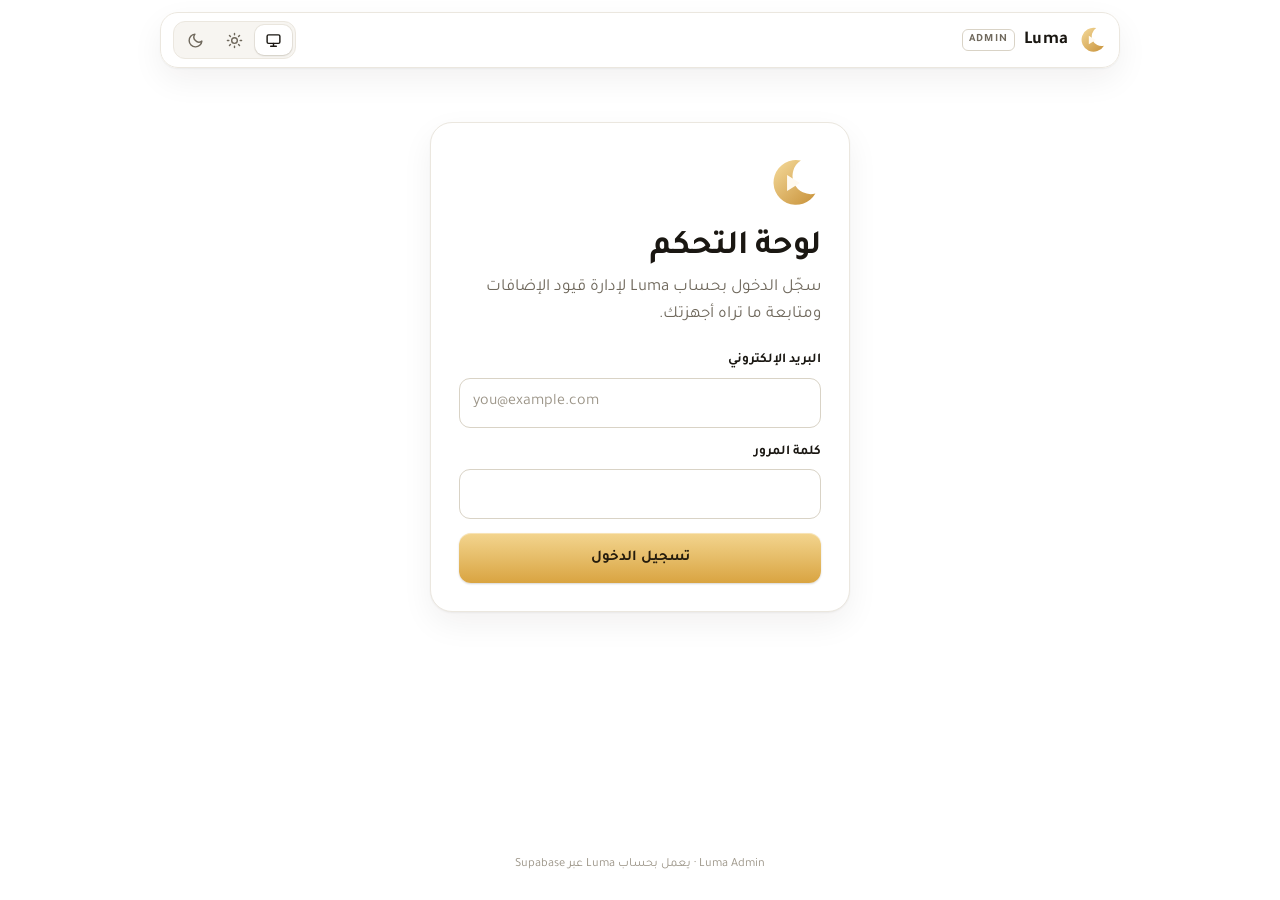
<file: luma-admin/index.html>
<!doctype html>
<html lang="ar" dir="rtl">
<head>
<meta charset="utf-8">
<meta name="viewport" content="width=device-width,initial-scale=1,viewport-fit=cover">
<meta name="color-scheme" content="light dark">
<meta name="theme-color" content="#ffffff" id="meta-theme-color">
<title>Luma · لوحة التحكم</title>
<link rel="stylesheet" href="./styles.css">
<meta http-equiv="Content-Security-Policy" content="default-src 'none'; script-src 'self'; style-src 'self'; img-src 'self' data:; font-src 'self'; connect-src https://hcjbnmheonbfllkdhrph.supabase.co; base-uri 'none'; form-action 'none'">
<meta name="referrer" content="no-referrer">
<script src="./theme.js"></script>
<script src="./vendor/supabase.min.js" defer></script>
<script src="./app.js" defer></script>
</head>
<body>
<header class="topbar">
  <div class="bar">
    <a class="brand" href="./" aria-label="Luma Admin">
      <svg class="mark" viewBox="0 0 32 32" width="30" height="30" aria-hidden="true">
        <defs><linearGradient id="lg" x1="4" y1="3" x2="28" y2="29" gradientUnits="userSpaceOnUse"><stop offset="0" stop-color="#f6dc9d"/><stop offset="1" stop-color="#c8923a"/></linearGradient></defs>
        <path d="M20.5 3.2A12.8 12.8 0 1 0 28.8 22 10.4 10.4 0 0 1 20.5 3.2z" fill="url(#lg)"/>
        <path d="M12.6 11.4v9.2l7.4-4.6z" fill="#fffaf0"/>
      </svg>
      <b>Luma</b><span class="tag">Admin</span>
    </a>
    <span class="spacer"></span>
    <div class="seg" role="radiogroup" aria-label="المظهر" id="theme-seg">
      <button type="button" role="radio" aria-checked="true" data-theme-choice="system" title="تلقائي (حسب النظام)" aria-label="تلقائي حسب النظام">
        <svg viewBox="0 0 24 24" width="17" height="17" fill="none" stroke="currentColor" stroke-width="2" stroke-linecap="round" stroke-linejoin="round" aria-hidden="true"><rect x="3" y="4" width="18" height="12" rx="2"/><path d="M8 20h8M12 16v4"/></svg>
      </button>
      <button type="button" role="radio" aria-checked="false" data-theme-choice="light" title="نهاري" aria-label="الوضع النهاري">
        <svg viewBox="0 0 24 24" width="17" height="17" fill="none" stroke="currentColor" stroke-width="2" stroke-linecap="round" stroke-linejoin="round" aria-hidden="true"><circle cx="12" cy="12" r="4"/><path d="M12 2v2M12 20v2M4.9 4.9l1.4 1.4M17.7 17.7l1.4 1.4M2 12h2M20 12h2M4.9 19.1l1.4-1.4M17.7 6.3l1.4-1.4"/></svg>
      </button>
      <button type="button" role="radio" aria-checked="false" data-theme-choice="dark" title="ليلي" aria-label="الوضع الليلي">
        <svg viewBox="0 0 24 24" width="17" height="17" fill="none" stroke="currentColor" stroke-width="2" stroke-linecap="round" stroke-linejoin="round" aria-hidden="true"><path d="M21 12.8A9 9 0 1 1 11.2 3a7 7 0 0 0 9.8 9.8z"/></svg>
      </button>
    </div>
    <button class="link hidden" id="b-logout" type="button">خروج</button>
  </div>
</header>

<main>
  <section id="v-login" class="hidden">
    <div class="login">
      <svg class="mark big" viewBox="0 0 32 32" width="56" height="56" aria-hidden="true">
        <path d="M20.5 3.2A12.8 12.8 0 1 0 28.8 22 10.4 10.4 0 0 1 20.5 3.2z" fill="url(#lg)"/>
        <path d="M12.6 11.4v9.2l7.4-4.6z" fill="#fffaf0"/>
      </svg>
      <h1>لوحة التحكم</h1>
      <p class="lede">سجّل الدخول بحساب Luma لإدارة قيود الإضافات ومتابعة ما تراه أجهزتك.</p>
      <div class="field">
        <label for="li-email">البريد الإلكتروني</label>
        <input id="li-email" type="email" autocomplete="email" placeholder="you@example.com">
      </div>
      <div class="field">
        <label for="li-pass">كلمة المرور</label>
        <input id="li-pass" type="password" autocomplete="current-password">
      </div>
      <button class="btn block" id="b-login" type="button">تسجيل الدخول</button>
      <div id="login-err" class="banner err hidden" role="alert"></div>
    </div>
  </section>

  <section id="v-dash" class="hidden">
    <div class="page-head">
      <div class="titles">
        <h1>لوحة التحكم</h1>
        <p id="dash-user" class="who"></p>
      </div>
      <div class="actions">
        <div class="stepper">
          <button type="button" id="b-prof-dec" aria-label="الملف السابق">−</button>
          <label for="profile-id">الملف الشخصي</label>
          <input id="profile-id" type="number" min="1" value="1" inputmode="numeric">
          <button type="button" id="b-prof-inc" aria-label="الملف التالي">+</button>
        </div>
        <button class="btn sec" id="b-refresh" type="button">
          <svg viewBox="0 0 24 24" width="16" height="16" fill="none" stroke="currentColor" stroke-width="2" stroke-linecap="round" stroke-linejoin="round" aria-hidden="true"><path d="M21 12a9 9 0 1 1-2.6-6.4"/><path d="M21 4v5h-5"/></svg>
          تحديث
        </button>
      </div>
    </div>

    <div class="statusbar" role="group" aria-label="ملخص الحساب">
      <div class="stat">
        <span class="stat-label">الملف</span>
        <strong id="stat-profile">1</strong>
      </div>
      <div class="stat">
        <span class="stat-label">الإضافات</span>
        <strong id="stat-addons">—</strong>
      </div>
      <div class="stat">
        <span class="stat-label">القيود</span>
        <strong id="stat-locks">—</strong>
        <span class="pill hidden" id="locks-state"></span>
      </div>
      <div class="stat">
        <span class="stat-label">قيود جلسة أخرى</span>
        <strong id="stat-foreign">—</strong>
        <span class="pill hidden" id="foreign-state"></span>
      </div>
    </div>
    <p class="updated" id="dash-updated"></p>

    <div id="dash-msg" class="banner note hidden" role="status"></div>
    <div id="dash-err" class="banner err hidden" role="alert"></div>

    <section class="block">
      <div class="block-head">
        <h2>القيود <span class="count" id="locks-count"></span></h2>
        <button class="btn danger sm" id="b-clear-locks" type="button">مسح كل القيود</button>
      </div>
      <p class="desc">القيود هي ما يخفي إضافاتك الخاصة عن بقية الأجهزة. صفوف <span class="mono">addon_access_rules</span> لهذا الحساب.</p>
      <div id="locks-list" class="rows" aria-live="polite">
        <div class="row sk"><span class="sk-dot"></span><span class="sk-line"></span></div>
        <div class="row sk"><span class="sk-dot"></span><span class="sk-line short"></span></div>
      </div>
    </section>

    <section class="block">
      <div class="block-head">
        <h2>الإضافات <span class="count" id="addons-count"></span></h2>
      </div>
      <div class="tools">
        <input id="addons-filter" class="search" type="search" placeholder="ابحث باسم الإضافة أو عنوانها" autocomplete="off" aria-label="بحث في الإضافات">
        <div class="seg flat" role="radiogroup" aria-label="تصفية الحالة" id="status-seg">
          <button type="button" role="radio" aria-checked="true" data-status="all">الكل</button>
          <button type="button" role="radio" aria-checked="false" data-status="on">مفعّلة</button>
          <button type="button" role="radio" aria-checked="false" data-status="off">متوقفة</button>
        </div>
      </div>
      <div id="addons-list" class="rows" aria-live="polite">
        <div class="row sk"><span class="sk-dot"></span><span class="sk-line"></span></div>
        <div class="row sk"><span class="sk-dot"></span><span class="sk-line short"></span></div>
        <div class="row sk"><span class="sk-dot"></span><span class="sk-line"></span></div>
      </div>
    </section>
  </section>
</main>

<footer class="foot">Luma Admin · يعمل بحساب Luma عبر Supabase</footer>
</body>
</html>
</file>
<file: luma-admin/styles.css>
@font-face { font-family: "Tajawal"; font-weight: 400; font-style: normal; font-display: swap; src: url("./fonts/tajawal-regular.ttf") format("truetype"); }
@font-face { font-family: "Tajawal"; font-weight: 500; font-style: normal; font-display: swap; src: url("./fonts/tajawal-medium.ttf") format("truetype"); }
@font-face { font-family: "Tajawal"; font-weight: 700; font-style: normal; font-display: swap; src: url("./fonts/tajawal-bold.ttf") format("truetype"); }
@font-face { font-family: "Tajawal"; font-weight: 800; font-style: normal; font-display: swap; src: url("./fonts/tajawal-extrabold.ttf") format("truetype"); }

/* Luma Admin. Day = white. Night = warm brown-black. Gold is the brand and is used in few places:
   the mark, the primary button, focus. State uses its own colours (green / amber / red), never gold. */
:root {
  color-scheme: light;
  --bg: #ffffff;
  --surface: #ffffff;
  --surface-2: #f7f5f1;
  --ink: #1a1712;
  --muted: #6f685c;
  --faint: #9b9487;
  --line: #ebe7df;
  --line-strong: #d9d3c6;
  --gold: #d9a441;
  --gold-2: #f3d58f;
  --on-gold: #251c0d;
  --ok: #2f7a47;   --ok-bg: #e6f3ea;
  --warn: #a85a0b; --warn-bg: #fdebd6;
  --bad: #b3382c;  --bad-bg: #fbe7e4;
  --info-bg: #f7f1e3;
  --bar: rgba(255, 255, 255, 0.78);
  --shadow: 0 1px 2px rgba(26, 23, 18, 0.05), 0 12px 32px rgba(26, 23, 18, 0.06);
  --ring: rgba(217, 164, 65, 0.45);
  --glow: transparent;
  --font: "Tajawal", "Segoe UI", "Noto Sans Arabic", system-ui, -apple-system, Tahoma, sans-serif;
  --mono: ui-monospace, "SF Mono", "Cascadia Mono", Menlo, Consolas, monospace;
}
:root[data-theme="dark"] {
  color-scheme: dark;
  --bg: #0e0c09;
  --surface: #17130e;
  --surface-2: #1e1912;
  --ink: #f4efe6;
  --muted: #a89e8b;
  --faint: #6f6757;
  --line: #2b2419;
  --line-strong: #3d3324;
  --gold: #e6b95c;
  --gold-2: #f3d58f;
  --on-gold: #251c0d;
  --ok: #86d99a;   --ok-bg: #14251b;
  --warn: #f0b36a; --warn-bg: #2d2113;
  --bad: #f2988b;  --bad-bg: #2b1814;
  --info-bg: #221a0e;
  --bar: rgba(23, 19, 14, 0.78);
  --shadow: 0 1px 2px rgba(0, 0, 0, 0.5), 0 14px 36px rgba(0, 0, 0, 0.4);
  --ring: rgba(230, 185, 92, 0.5);
  --glow: rgba(230, 185, 92, 0.09);
}
@media (prefers-color-scheme: dark) {
  :root:not([data-theme]) {
    color-scheme: dark;
    --bg: #0e0c09;
    --surface: #17130e;
    --surface-2: #1e1912;
    --ink: #f4efe6;
    --muted: #a89e8b;
    --faint: #6f6757;
    --line: #2b2419;
    --line-strong: #3d3324;
    --gold: #e6b95c;
    --ok: #86d99a;   --ok-bg: #14251b;
    --warn: #f0b36a; --warn-bg: #2d2113;
    --bad: #f2988b;  --bad-bg: #2b1814;
    --info-bg: #221a0e;
    --bar: rgba(23, 19, 14, 0.78);
    --shadow: 0 1px 2px rgba(0, 0, 0, 0.5), 0 14px 36px rgba(0, 0, 0, 0.4);
    --ring: rgba(230, 185, 92, 0.5);
    --glow: rgba(230, 185, 92, 0.09);
  }
}

* { box-sizing: border-box; }
html { -webkit-text-size-adjust: 100%; }
body {
  margin: 0;
  min-height: 100vh;
  display: flex;
  flex-direction: column;
  background:
    radial-gradient(900px 380px at 12% -8%, var(--glow), transparent 70%),
    var(--bg);
  color: var(--ink);
  font: 17px/1.6 var(--font);
  font-variant-numeric: tabular-nums;
}
main { width: 100%; max-width: 960px; margin: 0 auto; padding: 18px 20px 40px; flex: 1; }
h1 { font-size: clamp(26px, 4vw, 34px); line-height: 1.15; margin: 0 0 6px; letter-spacing: -.3px; text-wrap: balance; }
h2 { font-size: 19px; margin: 0; display: flex; align-items: center; gap: 10px; }
p { margin: 0; }
.mono { font-family: var(--mono); direction: ltr; unicode-bidi: isolate; font-size: .9em; }
.hidden { display: none !important; }

/* Top bar */
.topbar { position: sticky; top: 0; z-index: 10; padding: 12px 16px 0; }
.bar {
  max-width: 960px; margin: 0 auto;
  display: flex; align-items: center; gap: 12px;
  background: var(--bar);
  border: 1px solid var(--line);
  border-radius: 18px;
  padding: 8px 12px;
  box-shadow: var(--shadow);
  -webkit-backdrop-filter: blur(16px) saturate(1.2);
  backdrop-filter: blur(16px) saturate(1.2);
}
.brand { display: flex; align-items: center; gap: 9px; color: var(--ink); text-decoration: none; }
.brand b { font-size: 18px; letter-spacing: .2px; }
.tag {
  font-size: 11px; font-weight: 700; letter-spacing: .12em; text-transform: uppercase;
  color: var(--muted); border: 1px solid var(--line-strong); border-radius: 6px; padding: 1px 6px;
}
.spacer { flex: 1; }
.mark { flex: none; display: block; }
.mark.big { margin-bottom: 18px; }

/* Segmented controls */
.seg {
  display: inline-flex; gap: 2px; padding: 3px;
  background: var(--surface-2); border: 1px solid var(--line); border-radius: 12px;
}
.seg button {
  display: inline-grid; place-items: center; min-width: 34px; height: 30px; padding: 0 10px;
  border: 0; border-radius: 9px; background: transparent; color: var(--muted);
  font: inherit; font-size: 13.5px; font-weight: 600; cursor: pointer;
  transition: background-color .15s ease, color .15s ease, box-shadow .15s ease;
}
.seg button:hover { color: var(--ink); }
.seg button[aria-checked="true"] {
  background: var(--surface); color: var(--ink);
  box-shadow: 0 1px 2px rgba(26, 23, 18, .12), 0 0 0 1px var(--line);
}
.seg.flat { background: transparent; border-color: var(--line); }

/* Buttons */
.btn {
  display: inline-flex; align-items: center; justify-content: center; gap: 8px;
  padding: 10px 18px; border: 0; border-radius: 12px;
  background: linear-gradient(180deg, var(--gold-2), var(--gold));
  color: var(--on-gold);
  font: inherit; font-size: 15px; font-weight: 700; cursor: pointer;
  box-shadow: 0 1px 0 rgba(255, 255, 255, .35) inset, 0 1px 2px rgba(26, 23, 18, .18);
  transition: filter .15s ease, transform .1s ease, box-shadow .15s ease, background-color .15s ease;
}
.btn:hover { filter: brightness(1.04); }
.btn:active { transform: translateY(1px); }
.btn.block { display: flex; width: 100%; padding: 13px 18px; margin-top: 6px; }
.btn.sm { padding: 7px 13px; font-size: 13.5px; border-radius: 10px; }
.btn.sec {
  background: var(--surface); color: var(--ink); border: 1px solid var(--line-strong); box-shadow: none;
}
.btn.sec:hover { background: var(--surface-2); filter: none; }
.btn.danger { background: transparent; color: var(--bad); border: 1px solid var(--bad); box-shadow: none; }
.btn.danger:hover { background: var(--bad-bg); filter: none; }
.btn:disabled { opacity: .55; cursor: default; }
.btn.busy svg { animation: spin .8s linear infinite; }
.link {
  background: none; border: 0; color: var(--muted); font: inherit; font-size: 14px; font-weight: 600;
  cursor: pointer; padding: 6px 10px; border-radius: 8px;
}
.link:hover { color: var(--ink); background: var(--surface-2); }
.btn:focus-visible, .seg button:focus-visible, .link:focus-visible, .copy:focus-visible, .stepper button:focus-visible {
  outline: 2px solid var(--gold); outline-offset: 2px;
}

/* Login */
.login {
  max-width: 420px; margin: 36px auto 0; padding: 32px 28px 28px;
  background: var(--surface); border: 1px solid var(--line); border-radius: 22px; box-shadow: var(--shadow);
}
.lede { color: var(--muted); margin-bottom: 22px; }
.field { margin-bottom: 14px; }
label { display: block; font-size: 13.5px; font-weight: 650; margin-bottom: 6px; }
input[type=email], input[type=password], input[type=number], input[type=search] {
  width: 100%; padding: 11px 13px; border-radius: 11px;
  border: 1px solid var(--line-strong); background: var(--surface); color: var(--ink);
  font: inherit; font-size: 16px;
  transition: border-color .15s ease, box-shadow .15s ease;
}
input[type=email], input[type=password] { direction: ltr; text-align: left; }
input::placeholder { color: var(--faint); }
input:focus-visible { outline: none; border-color: var(--gold); box-shadow: 0 0 0 4px var(--ring); }

/* Page head */
.page-head { display: flex; align-items: flex-end; justify-content: space-between; gap: 16px; flex-wrap: wrap; margin: 14px 0 22px; }
.titles { min-width: 0; }
.who { color: var(--muted); font-size: 14px; overflow-wrap: anywhere; }
.actions { display: flex; align-items: center; gap: 10px; flex-wrap: wrap; }
.stepper {
  display: inline-flex; align-items: center; gap: 4px; padding: 3px;
  background: var(--surface); border: 1px solid var(--line-strong); border-radius: 12px;
}
.stepper label { margin: 0; padding: 0 6px 0 2px; font-size: 13px; color: var(--muted); font-weight: 600; white-space: nowrap; }
.stepper input[type=number] {
  width: 52px; padding: 5px 4px; border: 0; background: transparent; text-align: center; font-weight: 700;
  direction: ltr; -moz-appearance: textfield;
}
.stepper input::-webkit-outer-spin-button, .stepper input::-webkit-inner-spin-button { -webkit-appearance: none; margin: 0; }
.stepper input:focus-visible { box-shadow: none; outline: none; }
.stepper button {
  width: 30px; height: 30px; border: 0; border-radius: 9px; background: var(--surface-2); color: var(--ink);
  font: inherit; font-size: 18px; line-height: 1; cursor: pointer;
}
.stepper button:hover { background: var(--line); }

/* Status bar: one surface, hairline dividers */
.statusbar {
  display: grid; grid-template-columns: repeat(4, minmax(0, 1fr));
  background: var(--surface); border: 1px solid var(--line); border-radius: 18px; box-shadow: var(--shadow);
}
.stat { padding: 16px 18px; display: flex; flex-direction: column; gap: 2px; min-width: 0; }
.stat + .stat { border-inline-start: 1px solid var(--line); }
.stat-label { font-size: 12.5px; color: var(--muted); font-weight: 600; }
.stat strong { font-size: 30px; line-height: 1.15; letter-spacing: -.5px; }
.stat .pill { align-self: flex-start; margin-top: 4px; }
.updated { margin: 8px 4px 0; font-size: 12.5px; color: var(--faint); min-height: 1.2em; }

/* Pills */
.pill {
  display: inline-flex; align-items: center; gap: 6px; padding: 2px 10px 2px 9px;
  border-radius: 999px; font-size: 12px; font-weight: 700; line-height: 1.6;
  background: var(--surface-2); color: var(--muted);
}
.pill::before { content: ""; width: 6px; height: 6px; border-radius: 50%; background: currentColor; }
.pill.ok { background: var(--ok-bg); color: var(--ok); }
.pill.warn { background: var(--warn-bg); color: var(--warn); }
.pill.bad { background: var(--bad-bg); color: var(--bad); }

/* Banners */
.banner { border-radius: 12px; padding: 11px 14px; margin: 14px 0 0; font-size: 14.5px; }
.banner.note { background: var(--info-bg); color: var(--ink); border: 1px solid var(--line); }
.banner.err { background: var(--bad-bg); color: var(--bad); border: 1px solid var(--bad); }

/* Blocks and rows */
.block { margin-top: 34px; }
.block-head { display: flex; align-items: center; justify-content: space-between; gap: 12px; flex-wrap: wrap; }
.desc { color: var(--muted); font-size: 14px; margin: 6px 0 14px; max-width: 64ch; }
.count {
  font-size: 12.5px; font-weight: 700; color: var(--muted);
  background: var(--surface-2); border: 1px solid var(--line); border-radius: 999px; padding: 0 10px;
}
.count:empty { display: none; }
.tools { display: flex; align-items: center; gap: 10px; flex-wrap: wrap; margin: 12px 0; }
.tools .search { flex: 1 1 220px; min-width: 0; width: auto; }
.rows {
  background: var(--surface); border: 1px solid var(--line); border-radius: 18px; box-shadow: var(--shadow); overflow: hidden;
}
.row { display: flex; align-items: center; gap: 14px; padding: 14px 16px; min-width: 0; transition: background-color .15s ease; }
.row + .row { border-top: 1px solid var(--line); }
.row:hover { background: var(--surface-2); }
.row-icon {
  flex: none; width: 38px; height: 38px; border-radius: 12px; display: grid; place-items: center;
  background: var(--surface-2); color: var(--muted); font-weight: 800; font-size: 15px;
}
.row-icon.warn { background: var(--warn-bg); color: var(--warn); }
.row-icon.ok { background: var(--ok-bg); color: var(--ok); }
.row-main { flex: 1; min-width: 0; }
.row-title { font-weight: 700; overflow-wrap: anywhere; }
.row-sub { display: flex; align-items: center; gap: 8px; color: var(--muted); font-size: 13px; min-width: 0; flex-wrap: wrap; }
.row-sub .mono { overflow-wrap: anywhere; }
.row-side { display: flex; align-items: center; gap: 10px; flex: none; flex-wrap: wrap; justify-content: flex-end; }
.copy {
  border: 1px solid var(--line-strong); background: var(--surface); color: var(--muted);
  border-radius: 8px; padding: 0 8px; font: inherit; font-size: 12px; font-weight: 600; cursor: pointer; line-height: 1.7;
}
.copy:hover { color: var(--ink); border-color: var(--gold); }
.empty { display: grid; justify-items: center; gap: 6px; padding: 34px 16px; text-align: center; color: var(--muted); }
.empty svg { color: var(--ok); }
.empty strong { color: var(--ink); font-size: 16px; }

/* Loading skeleton */
.sk { pointer-events: none; }
.sk-dot, .sk-line {
  display: block; border-radius: 10px;
  background: linear-gradient(90deg, var(--surface-2) 20%, var(--line) 50%, var(--surface-2) 80%);
  background-size: 200% 100%; animation: shimmer 1.4s ease-in-out infinite;
}
.sk-dot { width: 38px; height: 38px; flex: none; }
.sk-line { height: 14px; flex: 1; max-width: 360px; }
.sk-line.short { max-width: 200px; }

.foot { text-align: center; color: var(--faint); font-size: 12.5px; padding: 8px 16px 26px; }

@keyframes shimmer { from { background-position: 200% 0; } to { background-position: -200% 0; } }
@keyframes spin { to { transform: rotate(360deg); } }

@media (max-width: 720px) {
  main { padding-inline: 16px; }
  .statusbar { grid-template-columns: repeat(2, minmax(0, 1fr)); }
  .stat:nth-child(3) { border-inline-start: 0; }
  .stat:nth-child(n+3) { border-top: 1px solid var(--line); }
  .row { flex-wrap: wrap; }
  .row-side { width: 100%; justify-content: flex-start; padding-inline-start: 52px; }
  .login { margin-top: 18px; padding: 26px 20px 22px; }
}
@media (prefers-reduced-motion: reduce) {
  * { transition: none !important; animation: none !important; }
}
.row-icon.off { opacity: .6; }
</file>
